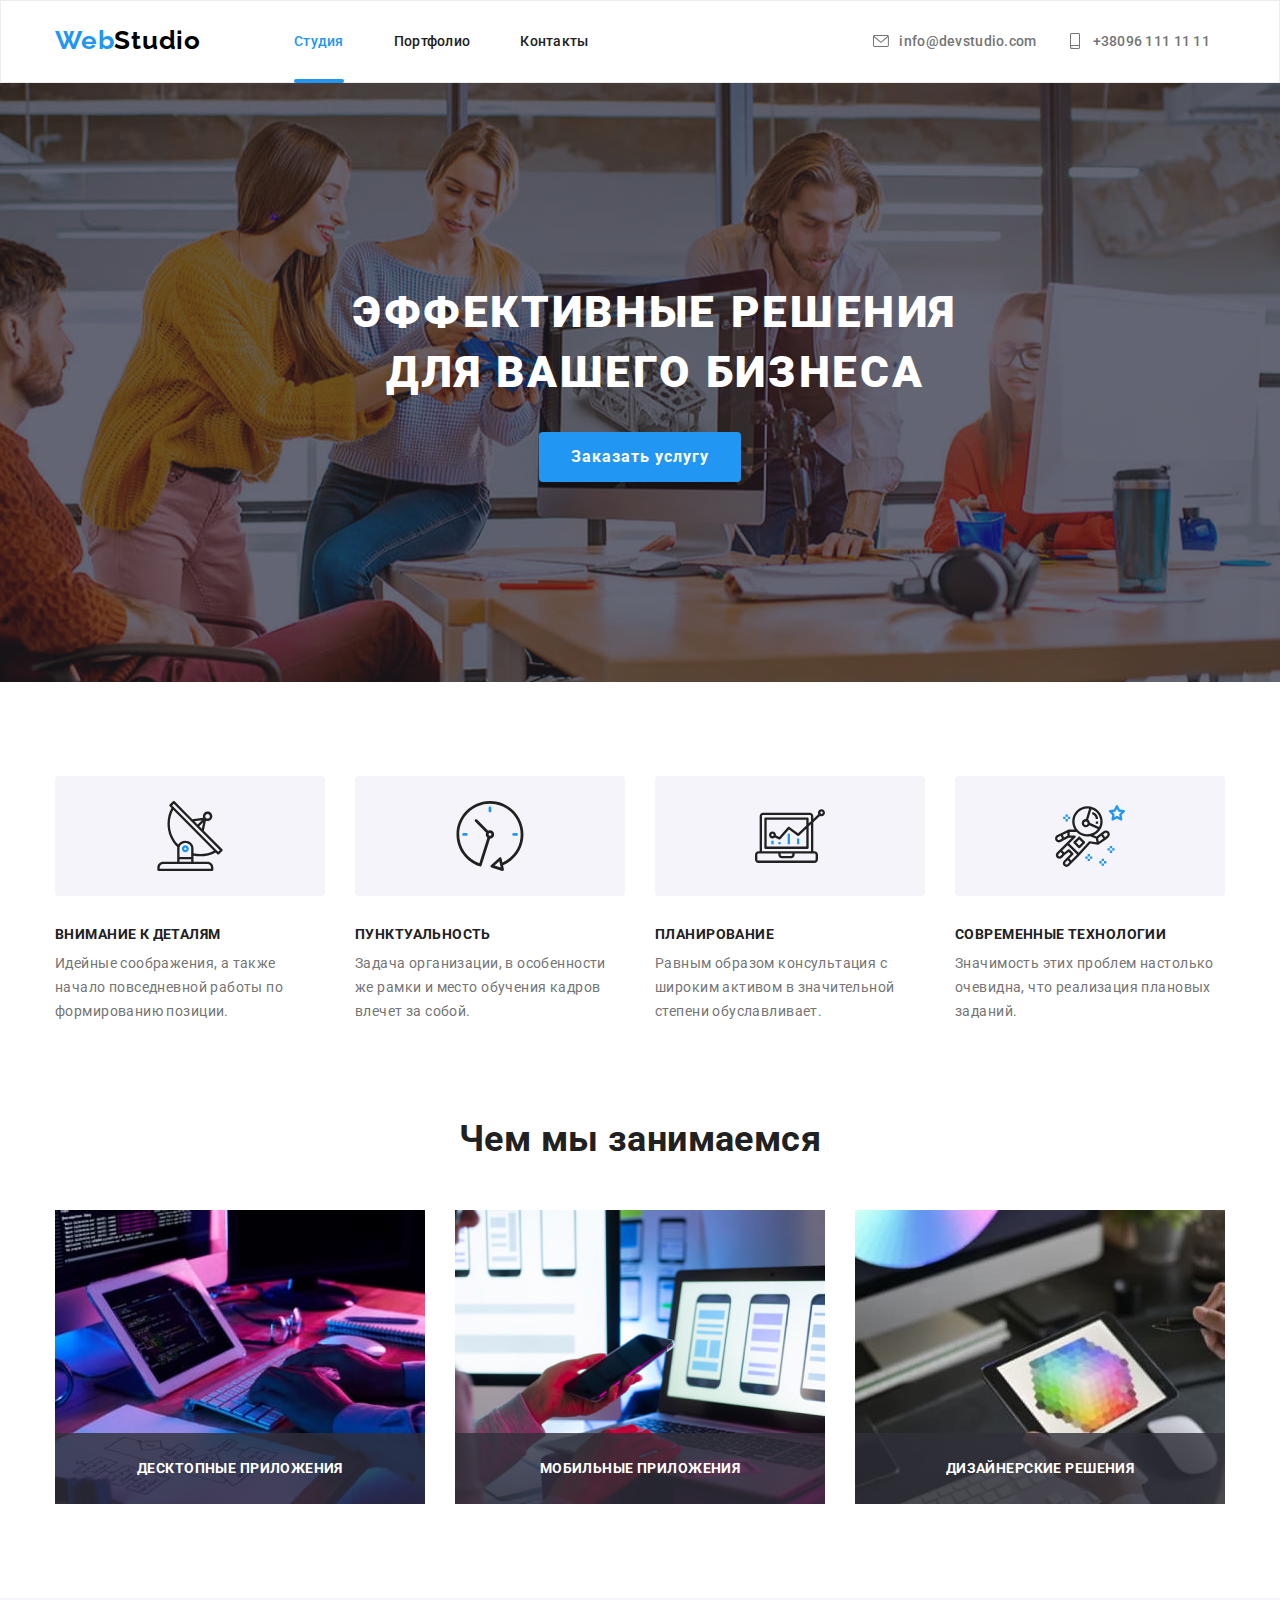
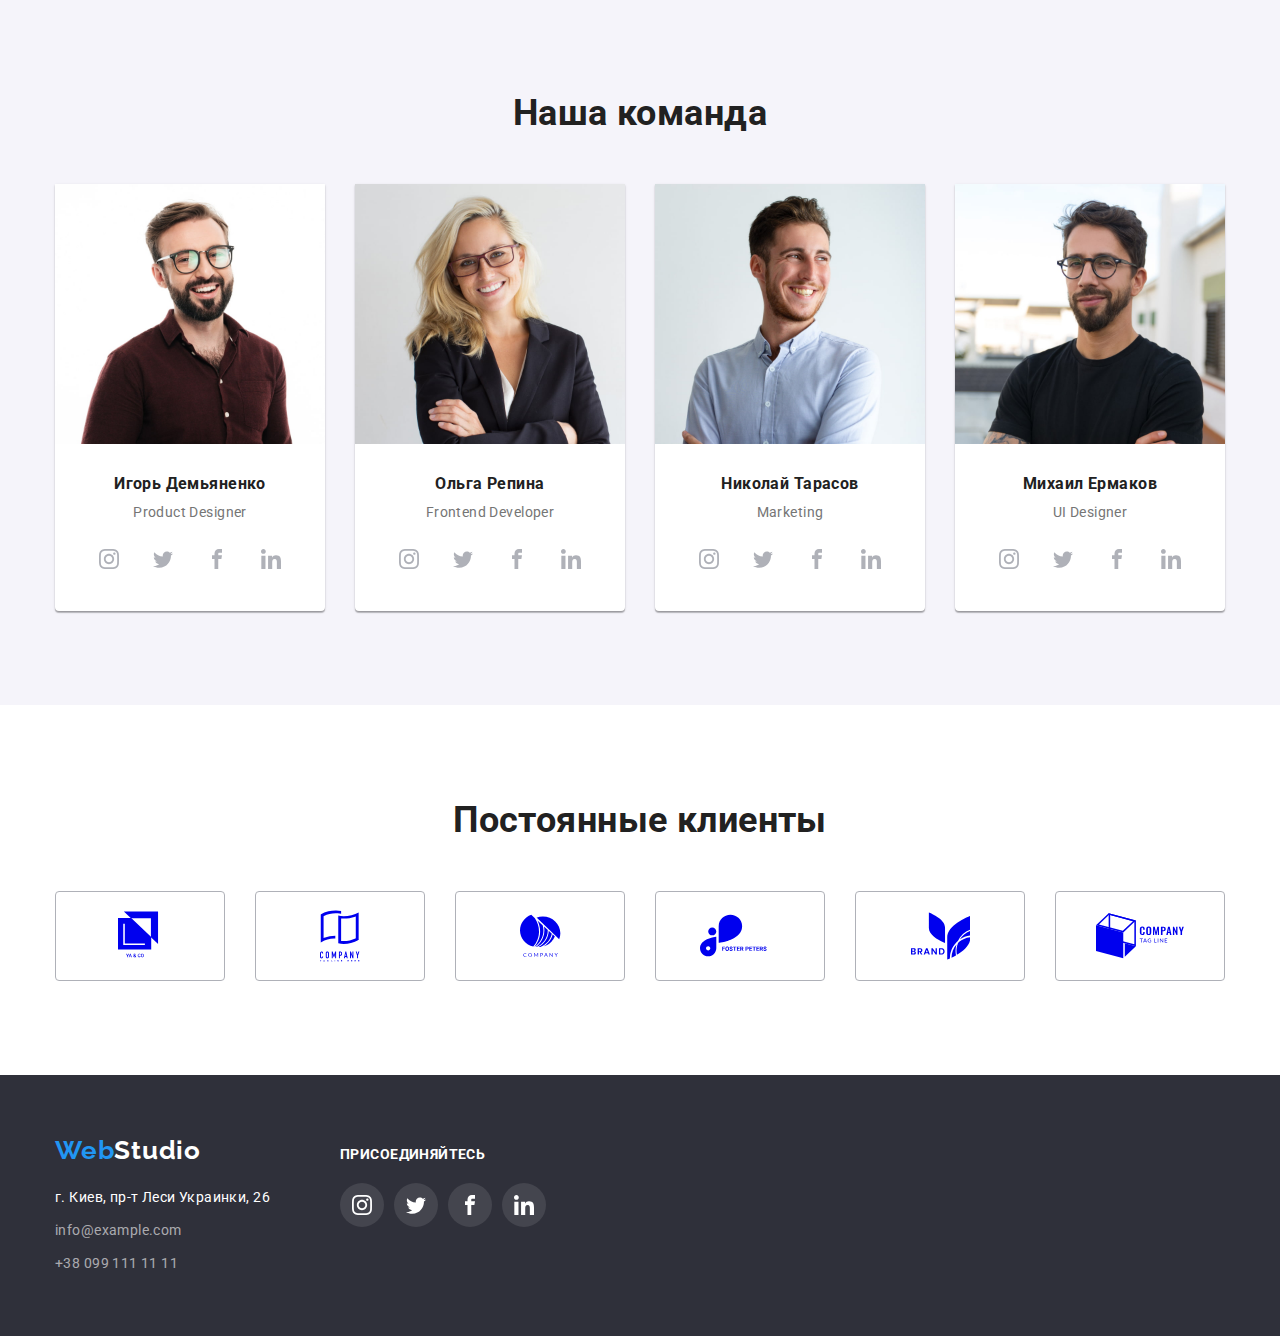
<file: index.html>
<!DOCTYPE html>
<html lang="ru">
<head>
    <meta charset="UTF-8">
    <meta name="viewport" content="width=device-width, initial-scale=1.0">
    <meta http-equiv="X-UA-Compatible" content="IE=Edge">
    <title>WebStudio</title>
    <link rel="stylesheet" href="https://cdnjs.cloudflare.com/ajax/libs/modern-normalize/1.0.0/modern-normalize.min.css"
        integrity="sha512-ISS7cAi1PEhQ8jnbJpJZMd29NlhNj4AWYyLOSp2CE/CsHxTCu+r+t0D2yoJudVrd0/8fTVPUVDzY5Tvli75u/g=="
        crossorigin="anonymous" />
        <link rel="preconnect" href="https://fonts.gstatic.com">
        <link href="https://fonts.googleapis.com/css2?family=Raleway:wght@500&family=Roboto:wght@400;500;700;900&display=swap"
            rel="stylesheet">
    <link rel="stylesheet" href="./css/styles.css">
    <link rel="preconnect" href="https://fonts.gstatic.com">
</head>
<body>
    <!--Начало шапки-->
    <header>
        <div class="container header-element">
            <nav class="header-element">
            <!--Лого сайта-->
            <a class="header-element logo" href="./">Web<span class="logotop">Studio</span></a>
            <ul class="header-element navigation list">
                <!--Панель навигации-->
                <li class="header-element studio-link current-page"><a class="header-element current header-link" href="./">Студия</a></li>
                <li class="header-element portfolio-link"><a class="header-element header-link"
                        href="./portfolio.html">Портфолио</a></li>
                <li class="header-element contacts-link"><a class="header-element header-link" href="./">Контакты</a></li>
                <!--Нужна ссылка/переделать на кнопку-->
            </ul>
        </nav>
        <ul class="contacts list header-element">
            <!--строка контактов-->
            <li class="header-element header-mail"><a class="header-element header-link" href="mailto:info@devstudio.com"><svg class="header-contacts-icon">
                <use href="./images/symbol-defs.svg#icon-envelope"></use>
            </svg>info@devstudio.com</a></li>
            <li class="header-element header-tel"><a class="header-element header-link" href="tel:+380961111111"><svg class="header-contacts-icon">
                <use href="./images/symbol-defs.svg#icon-smartphone"></use>
            </svg>+38096 111 11 11</a></li>
        </ul>
    </div>
    </header>
    <!--Конец шапки-->

    <main>
    <!--Перый блок-->
    <section class="banner main-index-element">
    <div class="container">
            <h1 class="main-title">Эффективные решения для вашего бизнеса</h1>
        <button class="button primary" type="button" data-modal-open> Заказать услугу</button>
    </div>
    </section>
    <!-- конец первого блока начало второго-->
    <section class="advantages main-index-element"> 
        <div class="container">
            <h2 class="hidden">Преимущества</h2>
        <ul class="list advantages-list">
            <li class="advantages-list-item">
                <div class="advantages-cutebox antenna">
                    <svg class="advantages-icon">
                        <use href="./images/symbol-defs.svg#icon-antenna"></use>
                    </svg>
                </div>
                <h3>Внимание к деталям</h3><p>Идейные соображения, а также начало повседневной работы по формированию позиции.</p></li><!--
            --><li class="advantages-list-item clock">
                <div class="advantages-cutebox">
                    <svg class="advantages-icon">
                    <use href="./images/symbol-defs.svg#icon-clock"></use>
                </svg></div>
                <h3>Пунктуальность</h3><p>Задача организации, в особенности же рамки и место обучения кадров влечет за собой.</p></li><!--
            --><li class="advantages-list-item diagram">
                <div class="advantages-cutebox">
                    <svg class="advantages-icon">
                        <use href="./images/symbol-defs.svg#icon-diagram"></use>
                    </svg>
                </div>
                <h3>Планирование</h3><p>Равным образом консультация с широким активом в значительной степени обуславливает.</p></li><!--
            --><li class="advantages-list-item astronaut">
                <div class="advantages-cutebox">
                    <svg class="advantages-icon">
                        <use href="./images/symbol-defs.svg#icon-astronaut"></use>
                    </svg>
                </div>
                <h3>Современные технологии</h3><p>Значимость этих проблем настолько очевидна, что реализация плановых заданий.</p></li><!--
     --></ul>
    </div>
    </section> 
    <!-- Конец второго блока начало третьего -->
    <section class="abought-work main-index-element">
        <h2 class="section-title">Чем мы занимаемся</h2>
        <div class="worklist-container">
        <ul class="list work-list">
            <li><img src="./images/tablet.jpg" alt="Монитор на фоне планшета. Руки на маковской клавиатуре печатают текст"> <p class="worklist-underscription">Десктопные приложения</p> </li>
            <li><img src="./images/devices.jpg" alt="На планшете изображена палитра цветов с гексогональными ячейками. На фоне техника корпорации apple."> <p class="worklist-underscription">Мобильные приложения</p> </li>
            <li><img src="./images/colors.jpg" alt="Смартфон держится в руках, на фоне ноутбук с тремя минималистичными изображениями смартфона. На корпусе ноутбкуа ещё одно распечатанное изображениею"> <p class="worklist-underscription">Дизайнерские решения</p> </li>
        </ul>
        </div>
    </section>
    <!-- Конец третьего блока, начало команды-->
    <section class="team main-index-element">
        <div class="containar">
        <h2 class="section-title our-team">Наша команда</h2>
        <ul class="list team-list">
            <li class="team-member"><img src="./images/product-designer.jpg"
                    alt="Бородатый мужчина в очках в коричневой рубашке">
                <div class="team-container">
                    <h3>Игорь Демьяненко</h3>
                    <p>Product Designer</p>
                    <div class="team-social-container">
                        <ul class="list">
                            <li class="team-social-container-item">
                        <a class="team-social-item" href="./">
                            <svg class="team-social-icon">
                                <use href="./images/symbol-defs.svg#icon-instagram"></use>
                            </svg></a>
                            </li>
                            <li class="team-social-container-item">
                        <a class="team-social-item" href="./">
                            <svg class="team-social-icon">
                                <use href="./images/symbol-defs.svg#icon-twitter"></use>
                            </svg></a>
                        </li>
                            <li class="team-social-container-item">
                        <a class="team-social-item" href="./">
                            <svg class="team-social-icon">
                                <use href="./images/symbol-defs.svg#icon-facebook"></use>
                            </svg></a>
                        </li>
                            <li class="team-social-container-item">
                        <a class="team-social-item" href="./">
                            <svg class="team-social-icon">
                                <use href="./images/symbol-defs.svg#icon-linkedin"></use>
                            </svg></a>
                        </ul>
                    </div>
                </div>
            </li>
            <li class="team-member"><img src="./images/fe-dev.jpg" alt="Миловидная крашеная блондинка в прямоугольных очках">
                <div class="team-container">
                    <h3>Ольга Репина</h3>
                    <p>Frontend Developer</p>
        
                    <div class="team-social-container">
                        <ul class="list">
                        <li class="team-social-container-item">
                            <a class="team-social-item" href="./">
                                <svg class="team-social-icon">
                                    <use href="./images/symbol-defs.svg#icon-instagram"></use>
                                </svg></a>
                        </li>
                        <li class="team-social-container-item">
                            <a class="team-social-item" href="./">
                                <svg class="team-social-icon">
                                    <use href="./images/symbol-defs.svg#icon-twitter"></use>
                                </svg></a>
                        </li>
                        <li class="team-social-container-item">
                            <a class="team-social-item" href="./">
                                <svg class="team-social-icon">
                                    <use href="./images/symbol-defs.svg#icon-facebook"></use>
                                </svg></a>
                        </li>
                        <li class="team-social-container-item">
                            <a class="team-social-item" href="./">
                                <svg class="team-social-icon">
                                    <use href="./images/symbol-defs.svg#icon-linkedin"></use>
                                </svg></a>
                    </ul>
                    </div>
                </div>
            </li>
            <li class="team-member"><img src="./images/marketing.jpg"
                    alt="Молодой человек в рубашке и с хитрой улыбкой. Единственный из всех без очков">
                <div class="team-container">
                    <h3>Николай Тарасов</h3>
                    <p>Marketing</p>
        
                    <div class="team-social-container">
                        <ul class="list">
                            <li class="team-social-container-item">
                                <a class="team-social-item" href="./">
                                    <svg class="team-social-icon">
                                        <use href="./images/symbol-defs.svg#icon-instagram"></use>
                                    </svg></a>
                            </li>
                            <li class="team-social-container-item">
                                <a class="team-social-item" href="./">
                                    <svg class="team-social-icon">
                                        <use href="./images/symbol-defs.svg#icon-twitter"></use>
                                    </svg></a>
                            </li>
                            <li class="team-social-container-item">
                                <a class="team-social-item" href="./">
                                    <svg class="team-social-icon">
                                        <use href="./images/symbol-defs.svg#icon-facebook"></use>
                                    </svg></a>
                            </li>
                            <li class="team-social-container-item">
                                <a class="team-social-item" href="./">
                                    <svg class="team-social-icon">
                                        <use href="./images/symbol-defs.svg#icon-linkedin"></use>
                                    </svg></a>
                        </ul>
                    </div>
                </div>
            </li>
            <li class="team-member"><img src="./images/ui-designer.jpg"
                    alt="Молодой бородатый человек с неоднозначной улыбкой и в круглых очках">
                <div class="team-container">
                    <h3>Михаил Ермаков</h3>
                    <p>UI Designer</p>
        
                    <div class="team-social-container">
                        <ul class="list">
                            <li class="team-social-container-item">
                                <a class="team-social-item" href="./">
                                    <svg class="team-social-icon">
                                        <use href="./images/symbol-defs.svg#icon-instagram"></use>
                                    </svg></a>
                            </li>
                            <li class="team-social-container-item">
                                <a class="team-social-item" href="./">
                                    <svg class="team-social-icon">
                                        <use href="./images/symbol-defs.svg#icon-twitter"></use>
                                    </svg></a>
                            </li>
                            <li class="team-social-container-item">
                                <a class="team-social-item" href="./">
                                    <svg class="team-social-icon">
                                        <use href="./images/symbol-defs.svg#icon-facebook"></use>
                                    </svg></a>
                            </li>
                            <li class="team-social-container-item">
                                <a class="team-social-item" href="./">
                                    <svg class="team-social-icon">
                                        <use href="./images/symbol-defs.svg#icon-linkedin"></use>
                                    </svg></a>
                        </ul>
                    </div>
                </div>
            </li>
        </ul>
        </div>
    </section>

    <section class="our-clients">
        <h2 class="section-title">Постоянные клиенты</h2>

        <div class="container">
            <ul class="list client-list">
                <li class="client-one"> <a class="clients-link" href="./">
                    <svg class="client-icon">
                    <use href="./images/symbol-defs.svg#icon-logo-1"></use>
                </svg></a></li>
                <li class="client-two"> <a class="clients-link" href="./">
                    <svg class="client-icon">
                    <use href="./images/symbol-defs.svg#icon-logo-2"></use>
                </svg></a></li>
                <li class="client-three"> <a class="clients-link" href="./">
                    <svg class="client-icon">
                    <use href="./images/symbol-defs.svg#icon-logo-3"></use>
                </svg></a></li>
                <li class="client-four"> <a class="clients-link" href="./">
                    <svg class="client-icon">
                    <use href="./images/symbol-defs.svg#icon-logo-4"></use>
                </svg></a></li>
                <li class="client-five"> <a class="clients-link" href="./">
                    <svg class="client-icon">
                    <use href="./images/symbol-defs.svg#icon-logo-5"></use>
                </svg></a></li>
                <li class="client-six"> <a class="clients-link" href="./">
                    <svg class="client-icon">
                    <use href="./images/symbol-defs.svg#icon-logo-6"></use>
                </svg></a></li>
            </ul>
        </div>

    </section>


    </main>

    <!-- Подвал -->
    <footer>
        <div class="container">
            <div class="footer-container">
                <a href="./" class="logo">Web<span class="logobot">Studio</span></a>
                <address class="footer-address">г. Киев, пр-т Леси Украинки, 26</address>
                <ul class="footer-contacts list">
                    <li><a href="mailto:info@example.com">info@example.com</a></li>
                    <li><a href="tel:+380991111111">+38 099 111 11 11</a></li>
                </ul>
            </div>
            <div class="footer-social">
                <h3 class="footer-social-header">присоединяйтесь</h3>
                    <ul class="list social-nets-logos">
                        <li>
                    <a class="footer-instagram social-icon" href="./">
                        <svg class="social-icon-item">
                            <use href="./images/symbol-defs.svg#icon-instagram"></use>
                        </svg>
                    </a>
                    </li>
                    <li>
                    <a class="footer-twitter social-icon" href="./">
                        <svg class="social-icon-item">
                            <use href="./images/symbol-defs.svg#icon-twitter"></use>
                        </svg>
                    </a>
                    </li>
                    <li>
                    <a class="footer-facebook social-icon" href="./">
                        <svg class="social-icon-item">
                            <use href="./images/symbol-defs.svg#icon-facebook"></use>
                        </svg>
                    </a>
                    </li>
                    <li>
                    <a class="footer-linkedin social-icon" href="./">
                        <svg class="social-icon-item">
                            <use href="./images/symbol-defs.svg#icon-linkedin"></use>
                        </svg>
                    </a>
                    </li>
                    </ul>
            </div>
        </div>
    </footer>
    <!--Конец подвала-->

    <!--Модалка тут-->

    <div class="backdrop is-hidden" data-modal>
        <div class="modal">
            <button class="modal-close-button" data-modal-close>
                <svg class="modal-close-button-cros">
                    <use href="./images/symbol-defs.svg#icon-close-button"></use>
                </svg>
            </button>
        </div>

    </div>


<script src="./js/modal.js"></script>

</body>
</html>
</file>
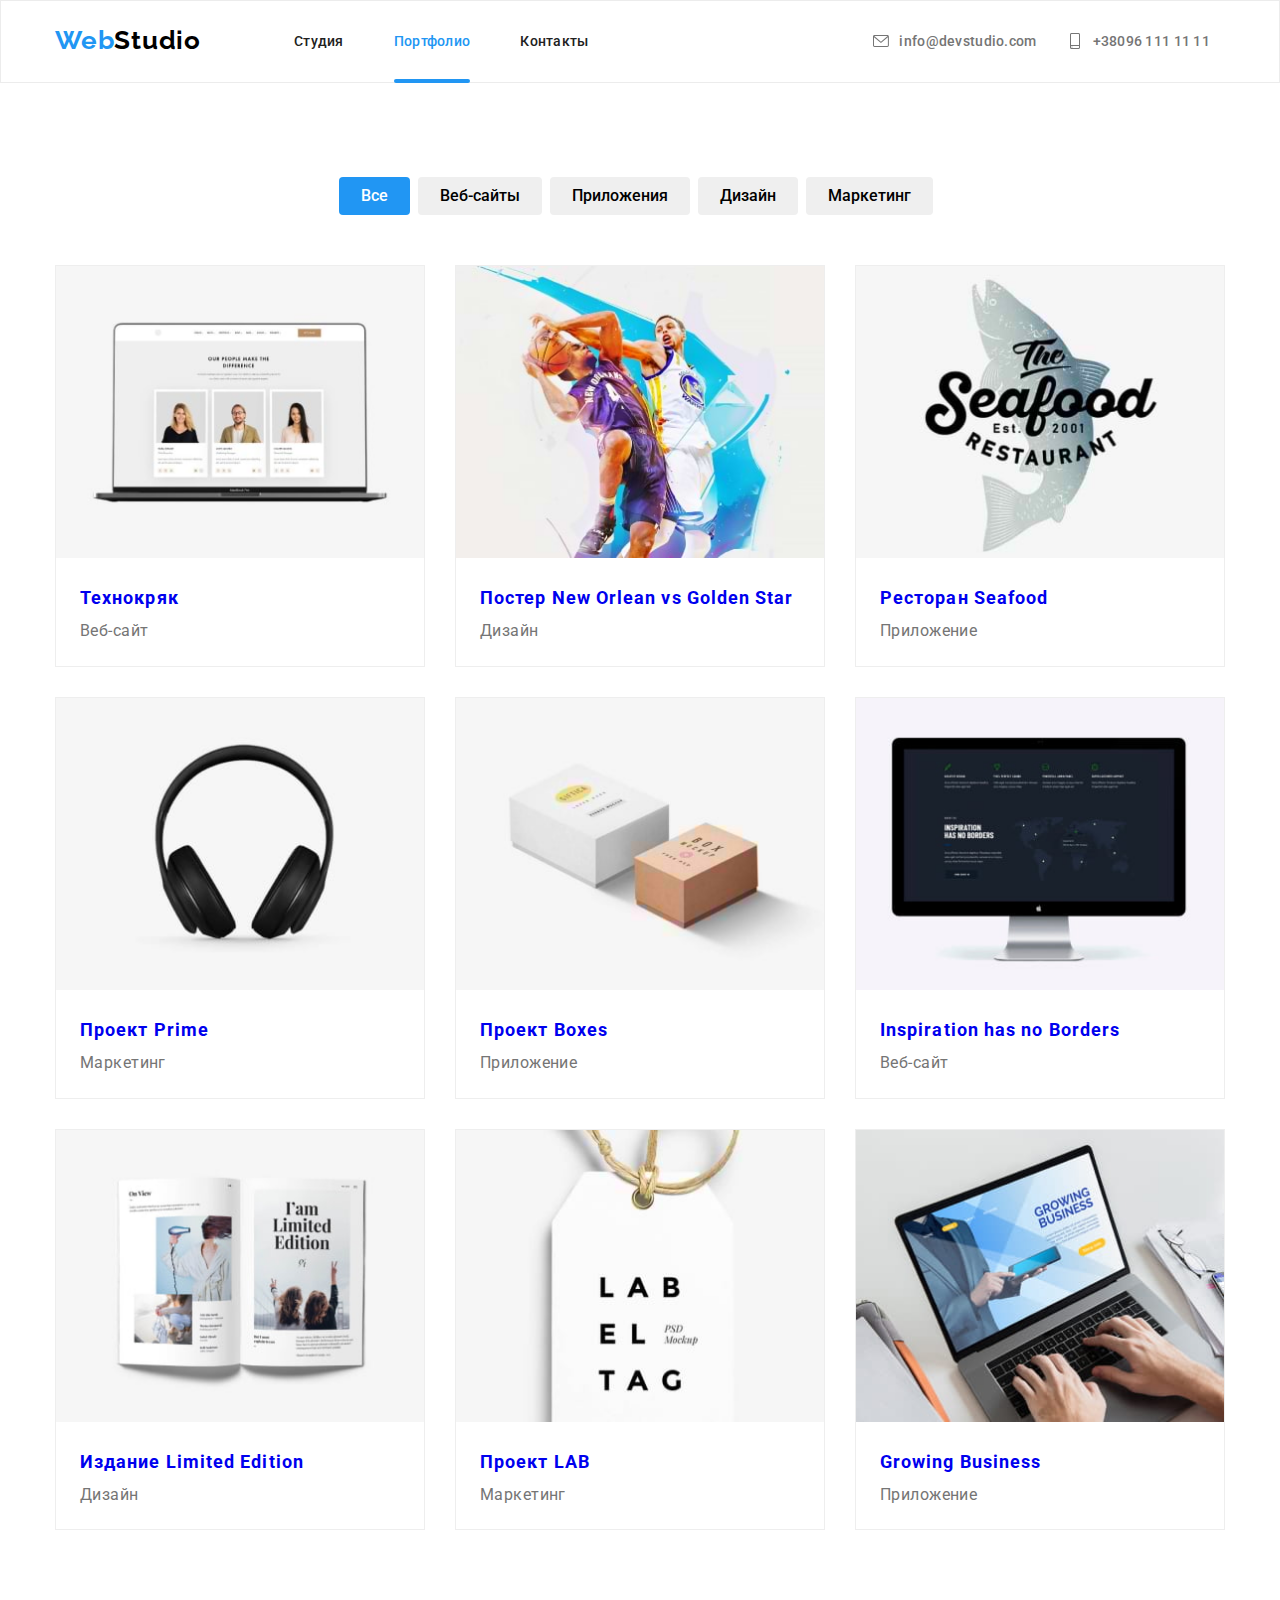
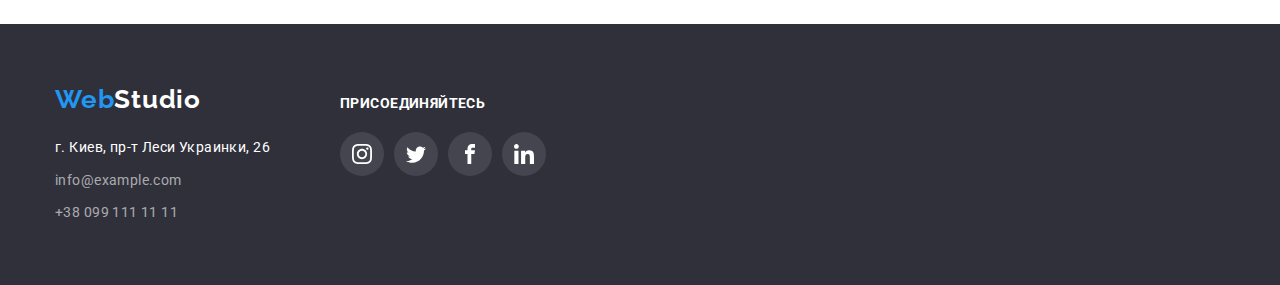
<file: portfolio.html>
<!DOCTYPE html>
<html lang="ru">
<head>
    <meta charset="UTF-8">
    <meta name="viewport" content="width=device-width, initial-scale=1.0">
    <meta http-equiv="X-UA-Compatible" content="IE=Edge">
    <title>Portfolio</title>
    <link rel="stylesheet" href="https://cdnjs.cloudflare.com/ajax/libs/modern-normalize/1.0.0/modern-normalize.min.css"
        integrity="sha512-ISS7cAi1PEhQ8jnbJpJZMd29NlhNj4AWYyLOSp2CE/CsHxTCu+r+t0D2yoJudVrd0/8fTVPUVDzY5Tvli75u/g=="
        crossorigin="anonymous" />
        <link rel="preconnect" href="https://fonts.gstatic.com">
        <link href="https://fonts.googleapis.com/css2?family=Raleway:wght@500&family=Roboto:wght@400;500;700;900&display=swap"
            rel="stylesheet">
       <link rel="stylesheet" href="./css/styles.css">
    <link rel="preconnect" href="https://fonts.gstatic.com">
</head>
<body>
    <!--Начало шапки-->
    <header>
        <div class="container header-element">
            <nav class="header-element">
                <!--Лого сайта-->
                <a class="header-element logo" href="./">Web<span class="logotop">Studio</span></a>
                <ul class="header-element navigation list">
                    <!--Панель навигации-->
                    <li class="header-element studio-link"><a class="header-element header-link"
                            href="./">Студия</a></li>
                    <li class="header-element portfolio-link current-page"><a class="header-element current header-link"
                            href="./portfolio.html">Портфолио</a></li>
                    <li class="header-element contacts-link"><a class="header-element header-link" href="./">Контакты</a>
                    </li>
                    <!--Нужна ссылка/переделать на кнопку-->
                </ul>
            </nav>
            <ul class="contacts list header-element">
                <!--строка контактов-->
                <li class="header-element header-mail"><a class="header-element header-link"
                        href="mailto:info@devstudio.com"><svg class="header-contacts-icon">
                            <use href="./images/symbol-defs.svg#icon-envelope"></use>
                        </svg>info@devstudio.com</a></li>
                <li class="header-element header-tel"><a class="header-element header-link" href="tel:+380961111111"><svg
                            class="header-contacts-icon">
                            <use href="./images/symbol-defs.svg#icon-smartphone"></use>
                        </svg>+38096 111 11 11</a></li>
            </ul>
        </div>
    </header>
    <!--Конец шапки-->

<main class="portfolio-main">
<!--Начало портфолио-->
    <section>
        <div class="containar"> 
        <h1 class="main-title hidden">Портфолио</h1>
    <ul class="filtres list">
        <li><button class="current-button" name="works-filter" type="button">Все</button></li>
        <li><button name="works-filter" type="button">Веб-сайты</button></li>
        <li><button name="works-filter" type="button">Приложения</button></li>
        <li><button name="works-filter" type="button">Дизайн</button></li>
        <li><button name="works-filter" type="button">Маркетинг</button></li>
    </ul>
        </div>

    <div class="container portfolio-innerheit">
    <ul class="portfolio-innerheit list">
        <li class="portfolio-item"><a class="portfolio-item-link" href="./"><div class="portfolio-image"><img src="./images/teh-crack.jpg" alt="ноутбук с открытым на нём сайтом"><div class="portfolio-image-description"><div class="portfolio-description-innerheit">Технокряк это современная площадка распространения коронавируса. Компании используют эту платформу для цифрового шпионажа и атак на защищённые сервера конкурентов.</div></div></div><div class="container"><h3>Технокряк</h3><p>Веб-сайт</p></div></a></li>
        <li class="portfolio-item"><a class="portfolio-item-link" href="./"><div class="portfolio-image"><img src="./images/poster-basket.jpg" alt="Двое игроков в баскетбол"><div class="portfolio-image-description"><div class="portfolio-description-innerheit">Технокряк это современная площадка распространения коронавируса. Компании используют эту платформу для цифрового шпионажа и атак на защищённые сервера конкурентов.</div></div></div><div class="container"><h3>Постер New Orlean vs Golden Star</h3><p>Дизайн</p></div></a></li>
        <li class="portfolio-item"><a class="portfolio-item-link" href="./"><div class="portfolio-image"><img src="./images/seafood-rest.jpg" alt="Логотип рыбного ресторана"><div class="portfolio-image-description"><div class="portfolio-description-innerheit">Технокряк это современная площадка распространения коронавируса. Компании используют эту платформу для цифрового шпионажа и атак на защищённые сервера конкурентов.</div></div></div><div class="container"><h3>Ресторан Seafood</h3><p>Приложение</p></div></a></li>

        <li class="portfolio-item"><a class="portfolio-item-link" href="./"><div class="portfolio-image"><img src="./images/prime-proj.jpg" alt="наушники большие"><div class="portfolio-image-description"><div class="portfolio-description-innerheit">Технокряк это современная площадка распространения коронавируса. Компании используют эту платформу для цифрового шпионажа и атак на защищённые сервера конкурентов.</div></div></div><div class="container"><h3>Проект Prime</h3><p>Маркетинг</p></div></a></li>
        <li class="portfolio-item"><a class="portfolio-item-link" href="./"><div class="portfolio-image"><img src="./images/boxes-proj.jpg" alt="коробки"><div class="portfolio-image-description"><div class="portfolio-description-innerheit">Технокряк это современная площадка распространения коронавируса. Компании используют эту платформу для цифрового шпионажа и атак на защищённые сервера конкурентов.</div></div></div><div class="container"><h3>Проект Boxes</h3><p>Приложение</p></div></a></li>
        <li class="portfolio-item"><a class="portfolio-item-link" href="./"><div class="portfolio-image"><img src="./images/web-ihnb.jpg" alt="монитор"><div class="portfolio-image-description"><div class="portfolio-description-innerheit">Технокряк это современная площадка распространения коронавируса. Компании используют эту платформу для цифрового шпионажа и атак на защищённые сервера конкурентов.</div></div></div><div class="container"><h3>Inspiration has no Borders</h3><p>Веб-сайт</p></div></a></li>

        <li class="portfolio-item"><a class="portfolio-item-link" href="./"><div class="portfolio-image"><img src="./images/pub-limited-ed.jpg" alt="журнал"><div class="portfolio-image-description"><div class="portfolio-description-innerheit">Технокряк это современная площадка распространения коронавируса. Компании используют эту платформу для цифрового шпионажа и атак на защищённые сервера конкурентов.</div></div></div><div class="container"><h3>Издание Limited Edition</h3><p>Дизайн</p></div></a></li>
        <li class="portfolio-item"><a class="portfolio-item-link" href="./"><div class="portfolio-image"><img src="./images/lab-proj.jpg" alt="бирка с текстом"><div class="portfolio-image-description"><div class="portfolio-description-innerheit">Технокряк это современная площадка распространения коронавируса. Компании используют эту платформу для цифрового шпионажа и атак на защищённые сервера конкурентов.</div></div></div><div class="container"><h3>Проект LAB</h3><p>Маркетинг</p></div></a></li>
        <li class="portfolio-item"><a class="portfolio-item-link" href="./"><div class="portfolio-image"><img src="./images/growing-busines.jpg" alt="ноутбук с изображением человека, держащего планшет"><div class="portfolio-image-description"><div class="portfolio-description-innerheit">Технокряк это современная площадка распространения коронавируса. Компании используют эту платформу для цифрового шпионажа и атак на защищённые сервера конкурентов.</div></div></div><div class="container"><h3>Growing Business</h3><p>Приложение</p></div></a></li>
    </ul>
    </div>
    </section>
<!--Конец портфолио-->   
</main>


<!-- Подвал -->
<footer>
    <div class="container">
        <div class="footer-container">
            <a href="./" class="logo">Web<span class="logobot">Studio</span></a>
            <address class="footer-address">г. Киев, пр-т Леси Украинки, 26</address>
            <ul class="footer-contacts list">
                <li><a href="mailto:info@example.com">info@example.com</a></li>
                <li><a href="tel:+380991111111">+38 099 111 11 11</a></li>
            </ul>
        </div>
        <div class="footer-social">
            <h3 class="footer-social-header">присоединяйтесь</h3>
            <ul class="list social-nets-logos">
                <li>
                    <a class="footer-instagram social-icon" href="./">
                        <svg class="social-icon-item">
                            <use href="./images/symbol-defs.svg#icon-instagram"></use>
                        </svg>
                    </a>
                </li>
                <li>
                    <a class="footer-twitter social-icon" href="./">
                        <svg class="social-icon-item">
                            <use href="./images/symbol-defs.svg#icon-twitter"></use>
                        </svg>
                    </a>
                </li>
                <li>
                    <a class="footer-facebook social-icon" href="./">
                        <svg class="social-icon-item">
                            <use href="./images/symbol-defs.svg#icon-facebook"></use>
                        </svg>
                    </a>
                </li>
                <li>
                    <a class="footer-linkedin social-icon" href="./">
                        <svg class="social-icon-item">
                            <use href="./images/symbol-defs.svg#icon-linkedin"></use>
                        </svg>
                    </a>
                </li>
            </ul>
        </div>
    </div>
</footer>
<!--Конец подвала-->


</body>
</html>
</file>
<file: css/styles.css>
html {
  box-sizing: border-box;
}

*,
*::before,
*::after {
  box-sizing: border-box;
  margin: 0;
  padding: 0;
}

h1,
h2,
h3,
h4,
h5,
h6 {
  padding: 0;
  margin: 0;
}

img {
  display: block;
  max-width: 100%;
  height: auto;
}

:root {
  /* База */

  --white-color: #ffffff;

  /* Задники */
  --hero-bg-color: #c4c4c4;
  --important-background-color: #2f303a;
  --odd-section-background-color: #f5f4fa;
  --inactive-background-color: #f5f4fa;
  --main-bg-color: var(--white-color);

  /* Лого */
  --logo-bottom: var(--white-color);
  --logo-top: #000000;
  --logo-color: #2196f3;

  --icon-inactive: #afb1b8;

  /* Текст */
  --main-text-color: #212121;
  --regular-text-color: #757575;

  --footer-link-color: rgba(255, 255, 255, 0.6);
  --header-link-color: #212121;

  --pointer: #2196f3;

  /* Значки */

  --social-links-footer: var(--white-color);
  --social-links-pointer: var(--white-color);

  --common-font-size: 16px;

  --letter-spreding-for-headers: 0.06em;
  --standard-width: 270px;
  --standard-margin: 30px;
  --margin-header: 50px;
  --vertical-distance: 94px;
  --common-margin-top: 50px;
  --site-width: 1200px;

  --standard-reaction-time: 250ms;
  --standard-cubic-bezier: cubic-bezier(0.4, 0, 0.2, 1);
}

/* глобальные значения */

body {
  background-color: var(--main-bg-color);
  color: var(--main-text-color);
  font-family: Roboto, sans-serif;
  font-size: 14px;
  line-height: 1.2;
  letter-spacing: 0.03em;
  margin: 0;
}

.hidden {
  /* display: none; */
  position: absolute;
  clip: rect(0 0 0 0);
  width: 1px;
  height: 1px;
  margin: 1px;
}

/* Общие элементы страниц */

/* Головняк */
header {
  background-color: var(--main-bg-color);
  letter-spacing: 0.02em;
  border: 1px solid #ececec;
}

nav .current {
  color: var(--pointer);
}

nav .current-page::after {
  position: absolute;
  bottom: -1px;
  border-radius: 2px;
  content: '';
  display: block;
  width: 100%;
  height: 4px;
  background-color: var(--logo-color);
}

nav {
  font-weight: 500;
}

/* делаем красивое лого */

.logo {
  text-decoration: none;
  color: var(--logo-color);
  font-family: Raleway, sans-serif;
  font-weight: bold;
  font-size: 26px;
  line-height: 1.2;
  letter-spacing: 0.03em;
}

header .logo {
  padding: 24px 0 25px 0;
  margin: auto 0;
}

.logotop {
  color: var(--logo-top);
}

.logobot {
  color: var(--logo-bottom);
}

.header-element {
  display: flex;
  padding-left: 0;
}

.header-element.navigation.list {
  margin-left: 93px;
}

.header-element.navigation.list li {
  position: relative;
}

.header-link {
  font-weight: 500;
  color: var(--main-text-color);
  text-decoration: none;
  padding-top: 32px;
  padding-bottom: 32px;

  transition: color var(--standard-reaction-time) var(--standard-cubic-bezier);
}

.studio-link {
  margin: auto 0;
  margin-left: 0;
}

.portfolio-link {
  margin: auto 0;
  margin-left: var(--margin-header);
}

.contacts-link {
  margin: auto 0;
  margin-left: var(--margin-header);
}

.header-mail .header-link {
  margin-top: auto;
  margin-bottom: auto;
  fill: var(--regular-text-color);

  fill: currentColor;
}

.header-tel .header-link {
  margin-left: 30px;
  margin-top: auto;
  margin-bottom: auto;
  fill: var(--regular-text-color);

  fill: currentColor;
}

.header-contacts-icon {
  display: block;
  height: 16px;
  width: 16px;
  margin: auto 10px;
  margin-left: 0;
}

.contacts.header-element {
  margin-left: auto;
  margin-right: 15px;
}

/* Подвал */
footer {
  background-color: var(--important-background-color);
  padding: 60px 0;
  min-width: var(--site-width);
}

footer .container {
  display: flex;
  align-items: baseline;
}

footer ul {
  margin-top: 9px;
}

.footer-contacts li + li {
  margin-top: 9px;
}

.footer-contacts {
  line-height: 1.71;
}

footer a {
  color: var(--footer-link-color);
  text-decoration: none;

  transition: color var(--standard-reaction-time) var(--standard-cubic-bezier);
}

.footer-address {
  margin-top: 20px;
  line-height: 1.71;
}

.footer-social {
  margin-left: 70px;
}

.footer-social-header {
  font-weight: bold;
  font-size: 14px;
  text-transform: uppercase;
  color: var(--white-color);
}

/* заставляем адрес выглядеть правильно */

footer address {
  letter-spacing: 0.03em;
  font-weight: 400;
  color: var(--white-color);
  font-style: normal;
}

.social-nets-logos {
  display: flex;
  margin-top: 20px;
}

.social-nets-logos .social-icon {
  width: 44px;
  height: 44px;
  border-radius: 50%;
  background-color: rgba(255, 255, 255, 0.1);

  transition: background-color var(--standard-reaction-time)
    var(--standard-cubic-bezier);
}

.social-nets-logos li {
  margin-right: 10px;
}

.social-nets-logos li:last-child {
  margin-right: 0;
}

/* соцсети футера */

.footer-social .social-icon {
  display: inline-flex;
  justify-content: center;
  align-items: center;
}

.footer-social .social-icon-item {
  width: 20px;
  height: 20px;
}

.footer-social .social-icon {
  fill: var(--social-links-footer);
}

.social-nets-logos .social-icon:hover,
.social-nets-logos .social-icon:focus {
  background-color: var(--pointer);
}

/* Конец подвала */

.container {
  width: var(--site-width);
  padding-left: 15px;
  padding-right: 15px;
  margin: auto;
}

.main-title {
  font-weight: 900;
  font-size: 44px;
  line-height: 1.36;
  text-align: center;
  letter-spacing: var(--letter-spreding-for-headers);
  text-transform: uppercase;
  color: var(--white-color);
  width: 696px;
}

/* управляем внешностью списков */

.list {
  list-style: none;
}

/* управляем внешностью ссылок */

.contacts a {
  color: var(--regular-text-color);
  text-decoration: none;

  transition: color var(--standard-reaction-time) var(--standard-cubic-bezier);
}

/* позиционирование над элементом */

a:hover,
a:focus {
  color: var(--pointer);
}

/* кнопки */
.button {
  color: var(--main-text-color);
  background-color: var(--main-bg-color);
  border-radius: 4px;
  border: 0;
  cursor: pointer;

  transition: background-color var(--standard-reaction-time)
      var(--standard-cubic-bezier),
    color var(--standard-reaction-time) var(--standard-cubic-bezier),
    box-shadow var(--standard-reaction-time) var(--standard-cubic-bezier);
}

button[type='button'] {
  font-family: inherit;
  font-weight: 500;
  font-size: var(--common-font-size);
  line-height: 1.62;
  text-align: center;
  border-radius: 4px;
  border: 0;

  transition: background-color var(--standard-reaction-time)
      var(--standard-cubic-bezier),
    color var(--standard-reaction-time) var(--standard-cubic-bezier),
    box-shadow var(--standard-reaction-time) var(--standard-cubic-bezier);
}

button[name='works-filter'] {
  font-family: inherit;
  font-weight: 500;
  font-size: var(--common-font-size);
  line-height: 1.62;
  text-align: center;
  border-radius: 4px;
  border: 0;
  padding: 6px 22px;
  cursor: pointer;
}

.current-button {
  background-color: var(--pointer);
  color: var(--white-color);
}

button[name='works-filter']:hover,
button[name='works-filter']:focus {
  background-color: var(--pointer);
  color: var(--white-color);
  border-radius: 4px;
  border: 0 solid #ffffff;
  padding: 6px 22px;
  box-shadow: 0px 3px 1px rgba(0, 0, 0, 0.1), 0px 1px 2px rgba(0, 0, 0, 0.08),
    0px 2px 2px rgba(0, 0, 0, 0.12);
}

.button.primary {
  display: block;

  color: var(--white-color);
  background-color: var(--pointer);
  font-weight: bold;
  font-size: var(--common-font-size);
  line-height: 1.87;
  letter-spacing: var(--letter-spreding-for-headers);
  box-shadow: 0px 4px 4px rgba(0, 0, 0, 0.15);

  padding: 10px 32px;
  margin: var(--standard-margin) auto 0 auto;
}

button.inactive {
  color: var(--main-text-color);
  background-color: var(--inactive-background-color);
}

.section-title {
  font-weight: bold;
  font-size: 36px;
  line-height: 1.17;
  text-align: center;
}

/* Элементы индекса */

.banner {
  background-color: var(--hero-bg-color);
  background-image: linear-gradient(
      0deg,
      rgba(47, 48, 58, 0.4),
      rgba(47, 48, 58, 0.4)
    ),
    url(../images/background-image.jpg);
  background-repeat: no-repeat;
  background-position: center;
}

.banner .container {
  width: 696px;
}

.banner.main-index-element {
  padding: 200px 0;
  margin: 0 auto;
}

.advantages {
  padding-top: var(--vertical-distance);
  padding-bottom: var(--vertical-distance);
}

.advantages-cutebox {
  width: 270px;
  height: 120px;
  border-radius: 4px;
  background-color: var(--inactive-background-color);

  display: flex;
  justify-content: center;
  align-items: center;
}

.advantages-icon {
  height: 70px;
  width: 70px;
}

.advantages p {
  margin-top: 10px;
  color: var(--regular-text-color);
  line-height: 1.71;
}

.advantages-list h3 {
  color: var(--main-text-color);
  font-weight: bold;
  font-size: 14px;
  line-height: var(--common-font-size);
  letter-spacing: 0.03em;
  text-transform: uppercase;

  margin-top: 30px;
}

.advantages-list-item {
  margin-left: var(--standard-margin);
}

.advantages-list-item:first-child {
  margin-left: 0;
}

.abought-work {
  padding-bottom: var(--vertical-distance);
}

.worklist-container {
  width: var(--site-width);
  padding: 0 15px;
  margin: 0 auto;
}

.work-list {
  display: flex;
  flex-wrap: wrap;
  margin-top: var(--common-margin-top);
}

.work-list li {
  margin-left: var(--standard-margin);
  position: relative;
}

.work-list img {
  display: block;
  width: 370px;
}

.work-list li:first-child {
  margin-left: 0;
}

.worklist-underscription {
  position: absolute;
  bottom: 0;
  right: 0;
  left: 0;

  font-weight: bold;
  font-size: 14px;
  text-align: center;
  letter-spacing: 0.03em;
  text-transform: uppercase;
  color: var(--white-color);

  padding: 27px 0;

  background-color: rgba(47, 48, 58, 0.8);
}

.team {
  padding: var(--vertical-distance) 0 0 0;
  min-width: var(--site-width);
  padding-bottom: var(--vertical-distance);
  background-color: var(--odd-section-background-color);
}

.team-list {
  margin-top: var(--common-margin-top);
}

.team .list {
  display: flex;
  justify-content: center;
}

.team-list > li {
  margin-left: var(--standard-margin);
  background-color: #ffffff;
  width: var(--standard-width);
}

.team li:first-child {
  margin-left: 0;
}

.team img {
  width: var(--standard-width);
}

.team .team-container {
  width: var(--standard-width);
  padding: 30px 32px;
  display: flex;
  flex-direction: column;
}

.team p,
.team h3 {
  margin: 0 auto;
}

.team p {
  margin-top: 10px;
  color: var(--regular-text-color);
}

.advantages-list,
.team-list {
  margin-left: auto;
  margin-right: auto;
}

.advantages-list-item,
.team-member {
  display: inline-block;
  width: var(--standard-width);
}

.team-member {
  box-shadow: 0px 1px 3px rgba(0, 0, 0, 0.12), 0px 1px 1px rgba(0, 0, 0, 0.14),
    0px 2px 1px rgba(0, 0, 0, 0.2);
  border-radius: 0 0 4px 4px;
}

.team-social-container {
  margin-top: 16px;
  display: flex;
}

.team-social-container ul {
  display: flex;
}

.team-social-container li {
  margin-left: 10px;
}

.team-social-item {
  width: 44px;
  height: 44px;
  border-radius: 50%;
  background-color: var(--white-color);
  color: var(--icon-inactive);
  fill: currentColor;

  display: flex;
  align-items: center;
  justify-content: center;

  transition: background-color var(--standard-reaction-time)
      var(--standard-cubic-bezier),
    color var(--standard-reaction-time) var(--standard-cubic-bezier);
}

.team-social-icon {
  width: 20px;
  height: 20px;
}

.team-social-item:hover,
.team-social-item:focus {
  background-color: var(--pointer);
  color: var(--social-links-pointer);
}

/* Клиенты */

.our-clients .section-title {
  margin-top: var(--vertical-distance);
}

.client-list {
  margin-top: var(--common-margin-top);
  margin-bottom: var(--vertical-distance);

  display: flex;
}

.client-list .clients-link {
  display: block;
  width: 170px;
  height: 90px;
  border: 1px solid var(--icon-inactive);
  border-radius: 4px;
  fill: currentColor;

  display: flex;
  justify-content: center;
  align-items: center;

  transition: color var(--standard-reaction-time) var(--standard-cubic-bezier),
    border-color var(--standard-reaction-time) var(--standard-cubic-bezier);
}

.client-list li + li {
  margin-left: var(--standard-margin);
}

.client-one .client-icon {
  width: 44.27px;
  height: 90px;
}

.client-two .client-icon {
  width: 40px;
  height: 90px;
}

.client-three .client-icon {
  width: 41px;
  height: 90px;
}

.client-four .client-icon {
  width: 79.66px;
  height: 90px;
}

.client-five .client-icon {
  width: 59px;
  height: 90px;
}

.client-six .client-icon {
  width: 88.48px;
  height: 90px;
}

.client-list .clients-link:visited {
  color: var(--icon-inactive);
}

.client-list .clients-link:hover,
.client-list .clients-link:focus {
  color: var(--pointer);
  border-color: var(--pointer);
}

/* Стили для модалки*/

.backdrop {
  position: fixed;
  top: 0;
  left: 0;
  width: 100%;
  height: 100%;
  opacity: 1;
  visibility: visible;

  background-color: rgba(0, 0, 0, 0.2);

  transition: opacity var(--standard-reaction-time) var(--standard-cubic-bezier);
}

.backdrop.is-hidden {
  visibility: hidden;
  opacity: 0;
  pointer-events: none;
}

.modal {
  position: absolute;
  top: 50%;
  left: 50%;

  width: 528px;
  height: 581px;

  box-shadow: 0px 1px 3px rgba(0, 0, 0, 0.12), 0px 1px 1px rgba(0, 0, 0, 0.14),
    0px 2px 1px rgba(0, 0, 0, 0.2);
  border-radius: 4px;
  background-color: var(--main-bg-color);

  transform: translate(-50%, -50%);
  transition: transform var(--standard-reaction-time)
      var(--standard-cubic-bezier),
    visibility var(--standard-reaction-time) var(--standard-cubic-bezier);
}

.modal-close-button {
  position: absolute;
  top: 8px;
  right: 8px;

  display: block;
  width: 30px;
  height: 30px;
  border: 1px solid rgba(0, 0, 0, 0.1);
  border-radius: 50%;
  background-color: var(--white-color);

  cursor: pointer;
}

.modal-close-button-cros {
  width: 11px;
  height: 11px;
}

/* Элементы портфолио */

.portfolio-main {
  padding-bottom: var(--vertical-distance);
}

.filtres {
  display: flex;
  justify-content: center;
  flex-basis: calc(100% / 5 - 10px);
  margin-top: var(--vertical-distance);
  margin-left: -8px;
}

.filtres li {
  margin-left: 8px;
}

.filtres li:first-child {
  margin-left: 0;
}

.container .portfolio-innerheit {
  display: flex;
  flex-wrap: wrap;
  margin-top: 20px;
}

.portfolio-item {
  margin-left: var(--standard-margin);
  margin-top: var(--standard-margin);
  flex-basis: calc(100% / 3 - var(--standard-margin));
  border: 1px solid #eeeeee;
  width: 370px;
}

.portfolio-item-link {
  display: block;
  width: 100%;

  transition: box-shadow var(--standard-reaction-time)
    var(--standard-cubic-bezier);
}

.portfolio-item:first-child {
  margin-left: 0;
}

/* чистим все левые элементы от левого падинга */

.portfolio-item:nth-child(3n -2) {
  margin-left: 0;
}

.portfolio-item .container {
  flex-direction: column;
  padding: 20px 24px;
  width: 370px;
}

.portfolio-innerheit a:visited {
  text-decoration: none;
  color: var(--main-text-color);
}

.portfolio-innerheit h3 {
  letter-spacing: var(--letter-spreding-for-headers);
}

.portfolio-innerheit p {
  color: var(--regular-text-color);
  font-size: var(--common-font-size);
  line-height: 1.87;
}

.portfolio-innerheit h3 {
  font-weight: bold;
  font-size: 18px;
  line-height: 2;
  letter-spacing: var(--letter-spreding-for-headers);
}

.portfolio-innerheit a {
  text-decoration: none;
}

.portfolio-item-link:hover,
.portfolio-item-link:focus {
  box-shadow: 0px 1px 1px rgba(0, 0, 0, 0.12), 0px 4px 4px rgba(0, 0, 0, 0.06),
    1px 4px 6px rgba(0, 0, 0, 0.16);
}

.portfolio-image {
  position: relative;
  widows: 370px;
  height: 294px;
  margin-left: 0;
  margin-bottom: 0;

  overflow: hidden;
}

.portfolio-item-link:focus .portfolio-image-description,
.portfolio-item-link:hover .portfolio-image-description {
  transform: translateY(0);
}

.portfolio-image-description {
  position: absolute;
  top: 0;
  left: 0;
  width: 100%;
  height: 100%;
  background-color: rgba(33, 150, 243, 0.9);

  font-size: 18px;
  line-height: 1.56;

  letter-spacing: 0.03em;

  color: var(--white-color);

  transform: translatey(101%);
  transition: transform var(--standard-reaction-time)
    var(--standard-cubic-bezier);
}

.portfolio-description-innerheit {
  position: absolute;
  top: 50%;
  left: 13%;
  transform: translate(-7%, -50%);
}
</file>
